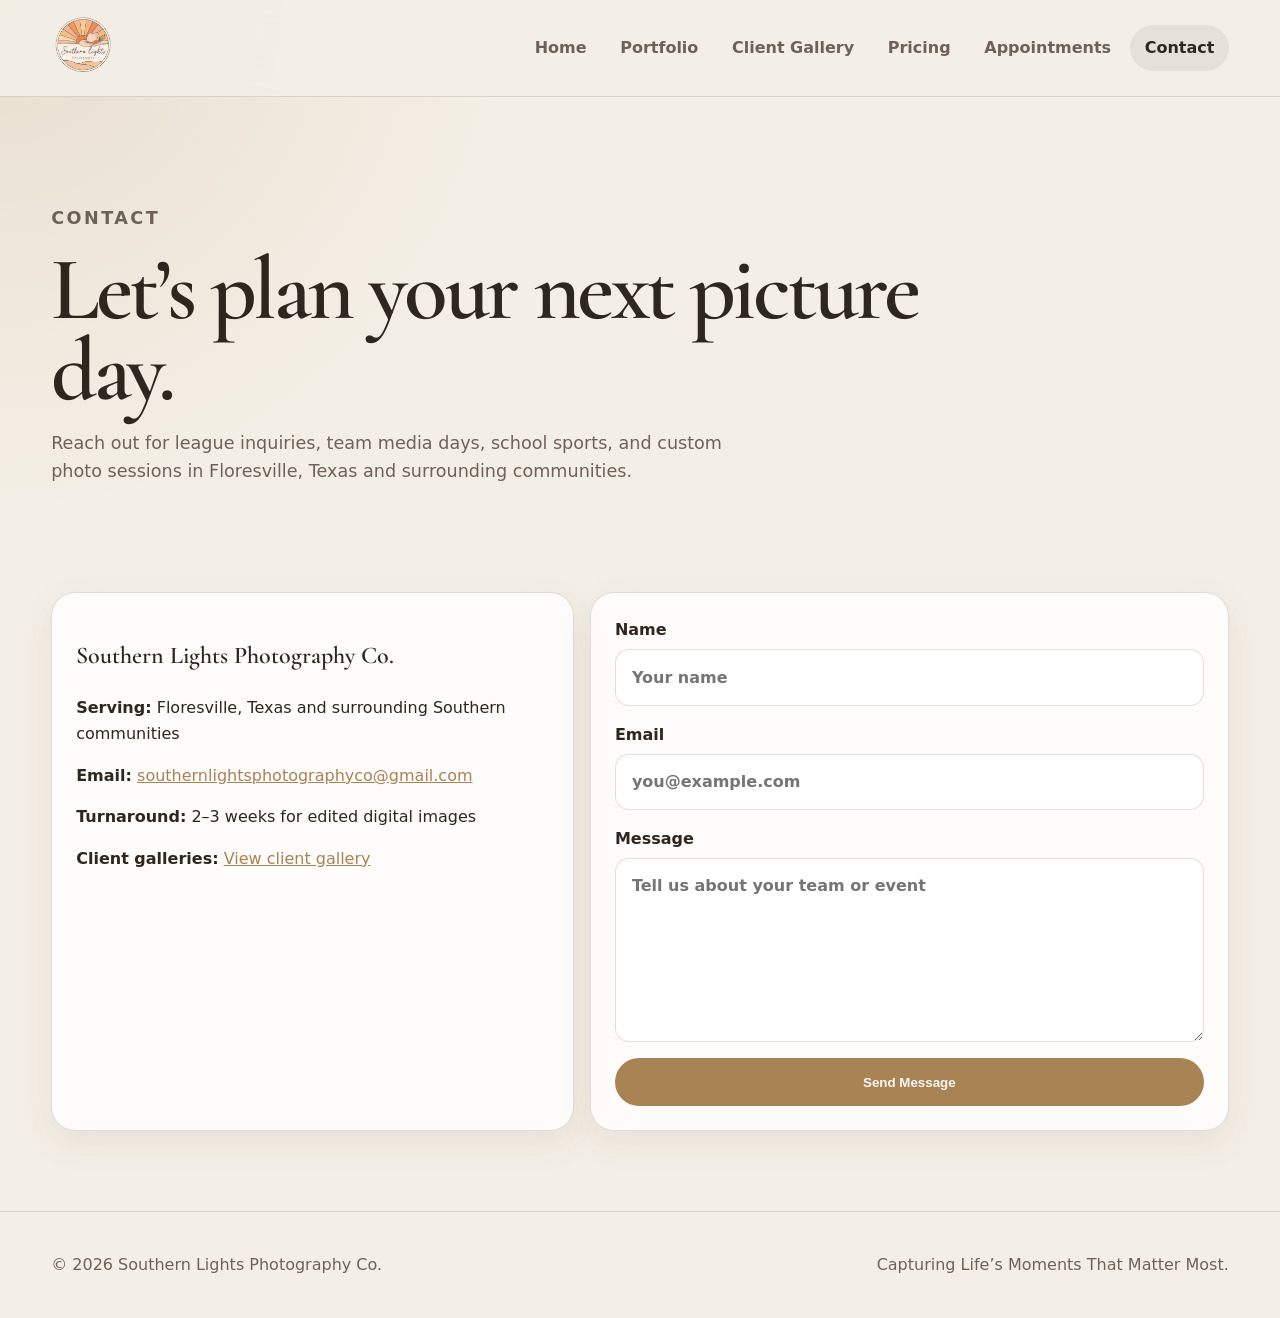
<file: contact.html>
<!DOCTYPE html>
<html lang="en">
<head>
  <meta charset="UTF-8" />
  <meta name="viewport" content="width=device-width, initial-scale=1.0" />
  <title>Contact Southern Lights Photography Co. | Floresville, TX</title>
  <meta name="description" content="Contact Southern Lights Photography Co. for league inquiries, team media days, school sports photography, and custom photo sessions in Floresville, Texas and surrounding South Texas communities." />
  <meta name="robots" content="index, follow" />
  <meta name="author" content="Southern Lights Photography Co." />
  <meta name="geo.region" content="US-TX" />
  <meta name="geo.placename" content="Floresville" />
  <link rel="canonical" href="https://cordovaf8.github.io/southern-lights-photography-site/contact.html" />
  <link rel="icon" href="assets/logo.png" type="image/png" />
  <link rel="apple-touch-icon" href="assets/logo.png" />
  <link rel="manifest" href="site.webmanifest" />
  <meta name="theme-color" content="#a88354" />
  <meta property="og:type" content="website" />
  <meta property="og:site_name" content="Southern Lights Photography Co." />
  <meta property="og:title" content="Contact Southern Lights Photography Co. | Floresville, TX" />
  <meta property="og:description" content="Get in touch for league media days, team photography, school sports sessions, and custom photography in Floresville, Texas." />
  <meta property="og:url" content="https://cordovaf8.github.io/southern-lights-photography-site/contact.html" />
  <meta property="og:image" content="https://images.unsplash.com/photo-1526232761682-d26e03ac148e?auto=format&fit=crop&w=1200&q=80" />
  <meta property="og:locale" content="en_US" />
  <meta name="twitter:card" content="summary_large_image" />
  <meta name="twitter:title" content="Contact Southern Lights Photography Co. | Floresville, TX" />
  <meta name="twitter:description" content="Contact us for league media days, team photography, and sports sessions in Floresville, Texas." />
  <link rel="stylesheet" href="styles.css" />
  <script type="application/ld+json">
  {
    "@context": "https://schema.org",
    "@graph": [
      {
        "@type": "ContactPage",
        "@id": "https://cordovaf8.github.io/southern-lights-photography-site/contact.html#webpage",
        "url": "https://cordovaf8.github.io/southern-lights-photography-site/contact.html",
        "name": "Contact Southern Lights Photography Co. | Floresville, TX",
        "description": "Contact page for sports and family photography inquiries in Floresville, Texas.",
        "isPartOf": { "@id": "https://cordovaf8.github.io/southern-lights-photography-site/#website" },
        "about": { "@id": "https://cordovaf8.github.io/southern-lights-photography-site/#business" },
        "inLanguage": "en-US"
      },
      {
        "@type": "BreadcrumbList",
        "itemListElement": [
          { "@type": "ListItem", "position": 1, "name": "Home", "item": "https://cordovaf8.github.io/southern-lights-photography-site/" },
          { "@type": "ListItem", "position": 2, "name": "Contact", "item": "https://cordovaf8.github.io/southern-lights-photography-site/contact.html" }
        ]
      },
      {
        "@type": ["LocalBusiness", "Photographer"],
        "@id": "https://cordovaf8.github.io/southern-lights-photography-site/#business",
        "name": "Southern Lights Photography Co.",
        "logo": "https://cordovaf8.github.io/southern-lights-photography-site/assets/logo.png",
        "email": "southernlightsphotographyco@gmail.com",
        "url": "https://cordovaf8.github.io/southern-lights-photography-site/",
        "address": {
          "@type": "PostalAddress",
          "addressLocality": "Floresville",
          "addressRegion": "TX",
          "addressCountry": "US"
        },
        "areaServed": ["Floresville", "South Texas"],
        "contactPoint": {
          "@type": "ContactPoint",
          "contactType": "customer service",
          "email": "southernlightsphotographyco@gmail.com",
          "availableLanguage": "English"
        }
      }
    ]
  }
  </script>
</head>
<body>
  <a class="skip-link" href="#main-content">Skip to main content</a>
  <header class="site-header">
    <a class="brand" href="index.html"><img class="brand-logo" src="assets/logo.png" alt="Southern Lights Photography Co." /></a>
    <button class="nav-toggle" aria-label="Toggle navigation">☰</button>
    <nav class="site-nav" aria-label="Primary navigation"><a href="index.html">Home</a><a href="portfolio.html">Portfolio</a><a href="https://southernlightsphotographyco.mypixieset.com/gallery-copy/" target="_blank" rel="noopener noreferrer">Client Gallery</a><a href="pricing.html">Pricing</a><a href="appointments.html">Appointments</a><a href="contact.html" class="active">Contact</a></nav>
  </header>

  <main id="main-content">
    <section class="page-hero small">
      <p class="eyebrow">Contact</p>
      <h1>Let’s plan your next picture day.</h1>
      <p>Reach out for league inquiries, team media days, school sports, and custom photo sessions in Floresville, Texas and surrounding communities.</p>
    </section>

    <section class="contact-layout">
      <div class="contact-card">
        <h2>Southern Lights Photography Co.</h2>
        <p><strong>Serving:</strong> Floresville, Texas and surrounding Southern communities</p>
        <p><strong>Email:</strong> <a href="mailto:southernlightsphotographyco@gmail.com">southernlightsphotographyco@gmail.com</a></p>
        <p><strong>Turnaround:</strong> 2–3 weeks for edited digital images</p>
        <p><strong>Client galleries:</strong> <a href="https://southernlightsphotographyco.mypixieset.com/gallery-copy/" target="_blank" rel="noopener noreferrer">View client gallery</a></p>
      </div>
      <form class="contact-form" action="https://formspree.io/f/xnjydeje" method="POST" aria-label="Contact form">
        <label>Name<input type="text" name="name" placeholder="Your name" autocomplete="name" required /></label>
        <label>Email<input type="email" name="email" placeholder="you@example.com" autocomplete="email" required /></label>
        <label>Message<textarea name="message" rows="6" placeholder="Tell us about your team or event" required></textarea></label>
        <button class="button primary" type="submit">Send Message</button>
      </form>
    </section>
  </main>

  <footer class="site-footer"><p>© <span id="year"></span> Southern Lights Photography Co.</p><p>Capturing Life’s Moments That Matter Most.</p></footer>
  <script src="script.js"></script>
</body>
</html>
</file>
<file: styles.css>
@import url('https://fonts.googleapis.com/css2?family=Cormorant+Garamond:wght@500;600;700&display=swap');

:root {
  --bg: #f4efe6;
  --panel: #fbf8f3;
  --panel-soft: #ebe3d6;
  --text: #2e2720;
  --muted: #6e6258;
  --accent: #a88354;
  --accent-2: #5c4a38;
  --accent-soft: #d4b896;
  --line: rgba(46, 39, 32, .14);
  --shadow: 0 24px 60px rgba(79, 55, 32, .12);
  --radius: 24px;
  --image-warm-filter: sepia(0.16) saturate(0.9) brightness(1.04) contrast(0.97);
}

* { box-sizing: border-box; }
html { scroll-behavior: smooth; }
body {
  margin: 0;
  font-family: Inter, ui-sans-serif, system-ui, -apple-system, BlinkMacSystemFont, "Segoe UI", sans-serif;
  background: radial-gradient(circle at top left, rgba(168, 131, 84, .16), transparent 32rem), var(--bg);
  color: var(--text);
  line-height: 1.6;
}

a { color: inherit; }
img { max-width: 100%; display: block; height: auto; }

.skip-link {
  position: absolute;
  left: -9999px;
  top: 1rem;
  z-index: 100;
  padding: .75rem 1rem;
  background: var(--accent);
  color: #fbf8f3;
  font-weight: 800;
  text-decoration: none;
  border-radius: 999px;
}
.skip-link:focus { left: 1rem; }

.site-header {
  position: sticky;
  top: 0;
  z-index: 50;
  display: flex;
  align-items: center;
  justify-content: space-between;
  padding: 1rem clamp(1rem, 4vw, 4rem);
  background: rgba(244, 239, 230, .92);
  backdrop-filter: blur(16px);
  border-bottom: 1px solid var(--line);
}
.brand {
  display: flex;
  align-items: center;
  gap: .75rem;
  text-decoration: none;
}
.brand-logo {
  display: block;
  height: clamp(48px, 7vw, 64px);
  width: clamp(48px, 7vw, 64px);
  border-radius: 50%;
  object-fit: cover;
  flex-shrink: 0;
}
.site-nav { display: flex; align-items: center; gap: .3rem; }
.site-nav a {
  padding: .65rem .9rem;
  border-radius: 999px;
  color: var(--muted);
  text-decoration: none;
  font-weight: 700;
}
.site-nav a:hover, .site-nav a.active { color: var(--text); background: rgba(46, 39, 32, .07); }
.nav-toggle { display: none; background: none; border: 0; color: var(--text); font-size: 1.8rem; }

.hero {
  display: grid;
  grid-template-columns: 1fr 1fr;
  gap: clamp(2rem, 5vw, 5rem);
  align-items: start;
  padding: clamp(1.25rem, 2.5vw, 2rem) clamp(1rem, 4vw, 4rem) clamp(3rem, 5vw, 4.5rem);
}
.hero h1, .page-hero h1 {
  font-family: "Cormorant Garamond", Georgia, "Times New Roman", serif;
  font-size: clamp(3rem, 7vw, 6.6rem);
  line-height: .9;
  letter-spacing: -.04em;
  margin: .2rem 0 1rem;
  font-weight: 600;
}
.hero-copy, .page-hero p { color: var(--muted); font-size: 1.1rem; max-width: 680px; }
.eyebrow { color: var(--accent); text-transform: uppercase; letter-spacing: .14em; font-weight: 900; font-size: .78rem; }
.hero-actions { display: flex; flex-wrap: wrap; gap: 1rem; margin-top: 2rem; }
.button {
  display: inline-flex;
  align-items: center;
  justify-content: center;
  min-height: 48px;
  padding: .85rem 1.2rem;
  border-radius: 999px;
  font-weight: 900;
  text-decoration: none;
  border: 1px solid transparent;
  cursor: pointer;
}
.button.primary { background: var(--accent); color: #fbf8f3; }
.button.secondary { background: rgba(255,255,255,.72); border-color: var(--line); color: var(--text); }
.hero-card { position: relative; }
.hero-card img, .page-hero img {
  border-radius: var(--radius);
  box-shadow: var(--shadow);
  aspect-ratio: 4 / 5;
  object-fit: cover;
  filter: var(--image-warm-filter);
}
.floating-card {
  position: absolute;
  left: -1.2rem;
  bottom: 1.5rem;
  width: min(280px, 80%);
  padding: 1rem;
  border: 1px solid var(--line);
  background: rgba(251, 248, 243, .94);
  backdrop-filter: blur(12px);
  border-radius: 18px;
  box-shadow: var(--shadow);
}
.floating-card strong, .floating-card span { display: block; }
.floating-card span { color: var(--muted); font-size: .92rem; }

.section { padding: clamp(3rem, 6vw, 6rem) clamp(1rem, 4vw, 4rem); }
.section-heading { max-width: 760px; margin-bottom: 2rem; }
.section h2, .section-heading h2 {
  font-family: "Cormorant Garamond", Georgia, "Times New Roman", serif;
  font-size: clamp(2rem, 4vw, 4rem);
  line-height: 1;
  letter-spacing: -.03em;
  margin: 0 0 1rem;
  font-weight: 600;
}
.cards.three { display: grid; grid-template-columns: repeat(3, 1fr); gap: 1.2rem; }
.card, .price-card, .contact-card, .booking-card, .contact-form {
  background: rgba(255, 255, 255, .78);
  border: 1px solid var(--line);
  border-radius: var(--radius);
  overflow: hidden;
  box-shadow: 0 12px 35px rgba(79, 55, 32, .08);
}
.card img { height: 260px; width: 100%; object-fit: cover; filter: var(--image-warm-filter); }
.card h3, .card p { padding: 0 1.2rem; }
.card h3 { margin: 1.2rem 0 .2rem; font-size: 1.35rem; font-family: "Cormorant Garamond", Georgia, "Times New Roman", serif; font-weight: 600; }
.card p { color: var(--muted); margin-bottom: 1.4rem; }
.split { display: grid; grid-template-columns: 1fr 1fr; gap: 2rem; align-items: center; }
.dark-panel { background: linear-gradient(135deg, rgba(168, 131, 84, .12), rgba(255, 255, 255, .55)); border-top: 1px solid var(--line); border-bottom: 1px solid var(--line); }
.feature-list { display: grid; gap: 1rem; }
.feature-list div { padding: 1.2rem; background: rgba(255, 255, 255, .62); border: 1px solid var(--line); border-radius: 18px; }
.feature-list strong, .feature-list span { display: block; }
.feature-list span { color: var(--muted); }
.cta { text-align: center; max-width: 850px; margin: auto; }
.cta p { color: var(--muted); }

.page-hero { padding: clamp(3rem, 7vw, 6rem) clamp(1rem, 4vw, 4rem); }
.page-hero.small { max-width: 980px; }
.booking-hero { display: grid; grid-template-columns: 1.1fr .9fr; gap: 2rem; align-items: center; }
.booking-hero h1 {
  font-family: "Cormorant Garamond", Georgia, "Times New Roman", serif;
  font-size: clamp(2.5rem, 5vw, 5.2rem);
  font-weight: 600;
}
.booking-card h2 {
  font-family: "Cormorant Garamond", Georgia, "Times New Roman", serif;
  font-weight: 600;
}
.booking-hero img { aspect-ratio: 16 / 10; filter: var(--image-warm-filter); }
.gallery { padding: 0 clamp(1rem, 4vw, 4rem) 5rem; columns: 3 280px; column-gap: 1rem; }
.gallery img { width: 100%; margin: 0 0 1rem; border-radius: 20px; break-inside: avoid; border: 1px solid var(--line); filter: var(--image-warm-filter); }
.pricing-grid { padding: 0 clamp(1rem, 4vw, 4rem); display: grid; grid-template-columns: repeat(4, 1fr); gap: 1rem; align-items: start; }
.price-card {
  padding: 1.4rem;
  position: relative;
  cursor: pointer;
  transition: border-color .2s ease, box-shadow .2s ease, transform .2s ease;
}
.price-card:hover { border-color: rgba(46, 39, 32, .24); }
.price-card.is-expanded {
  border-color: rgba(168, 131, 84, .55);
  box-shadow: var(--shadow);
  transform: translateY(-2px);
}
.price-card.popular { border-color: rgba(168, 131, 84, .65); box-shadow: 0 0 0 1px rgba(168, 131, 84, .18), var(--shadow); }
.price-card.popular.is-expanded { border-color: rgba(168, 131, 84, .85); }
.price-card h2, .contact-card h2 {
  font-family: "Cormorant Garamond", Georgia, "Times New Roman", serif;
  font-weight: 600;
}
.price { font-size: 3rem; font-weight: 950; margin: .3rem 0; }
.price-card-teaser { color: var(--muted); margin: 0 0 .75rem; }
.price-card ul { padding-left: 1.1rem; color: var(--muted); margin: 0; }
.price-card-hint {
  margin: 1rem 0 0;
  font-size: .78rem;
  color: var(--accent);
  font-weight: 800;
  text-transform: uppercase;
  letter-spacing: .08em;
}
.price-card.is-expanded .price-card-hint { display: none; }
.price-card-examples {
  display: grid;
  grid-template-rows: 0fr;
  transition: grid-template-rows .25s ease;
}
.price-card.is-expanded .price-card-examples { grid-template-rows: 1fr; }
.price-card-examples-inner { overflow: hidden; }
.preview-eyebrow {
  margin: 1rem 0 .75rem;
  font-size: .78rem;
  text-transform: uppercase;
  letter-spacing: .14em;
  color: var(--accent);
  font-weight: 900;
}
.price-example-grid {
  display: grid;
  grid-template-columns: repeat(2, 1fr);
  gap: .75rem;
}
.price-card.is-expanded .price-example-grid {
  grid-template-columns: repeat(auto-fit, minmax(88px, 1fr));
}
.price-example-grid figure { margin: 0; }
.price-example-grid img {
  width: 100%;
  aspect-ratio: 3 / 4;
  object-fit: cover;
  border-radius: 12px;
  border: 1px solid var(--line);
  filter: var(--image-warm-filter);
}
.price-example-grid figcaption {
  margin-top: .35rem;
  font-size: .72rem;
  line-height: 1.3;
  color: var(--muted);
  text-align: center;
}
.badge { position: absolute; top: 1rem; right: 1rem; color: #fbf8f3; background: var(--accent); padding: .25rem .7rem; border-radius: 999px; font-weight: 900; font-size: .8rem; }
.addons { text-align: center; }
.addon-list { display: flex; flex-wrap: wrap; justify-content: center; gap: .8rem; margin: 1.5rem 0 2rem; }
.addon-list span { padding: .75rem 1rem; border: 1px solid var(--line); border-radius: 999px; background: rgba(255, 255, 255, .62); }
.booking-section { padding-top: 0; padding-bottom: clamp(4rem, 8vw, 7rem); }
.booking-card {
  max-width: 720px;
  margin: auto;
  padding: clamp(2rem, 5vw, 3.5rem);
  text-align: center;
}
.booking-card h2 { margin-bottom: 1rem; }
.muted { color: var(--muted); }
.booking-card .muted { max-width: 520px; margin: 0 auto; }
.booking-actions {
  display: flex;
  justify-content: center;
  margin-top: 2rem;
}
.booking-actions .button {
  min-height: 52px;
  padding: .95rem 2.25rem;
  font-size: 1rem;
  letter-spacing: .04em;
  text-transform: uppercase;
}
.contact-layout { padding: 0 clamp(1rem, 4vw, 4rem) 5rem; display: grid; grid-template-columns: .9fr 1.1fr; gap: 1rem; }
.contact-card, .contact-form { padding: 1.5rem; }
.contact-card a { color: var(--accent); }
.contact-form { display: grid; gap: 1rem; }
.contact-form label { display: grid; gap: .4rem; font-weight: 800; }
.contact-form input, .contact-form textarea {
  width: 100%;
  border: 1px solid var(--line);
  border-radius: 14px;
  padding: .9rem 1rem;
  background: rgba(255, 255, 255, .88);
  color: var(--text);
  font: inherit;
}
.site-footer { display: flex; flex-wrap: wrap; justify-content: space-between; gap: 1rem; padding: 1.5rem clamp(1rem, 4vw, 4rem); border-top: 1px solid var(--line); color: var(--muted); }
.footer-location { width: 100%; margin: 0; font-size: .95rem; }

@media (max-width: 900px) {
  .hero, .split, .booking-hero, .contact-layout { grid-template-columns: 1fr; }
  .cards.three, .pricing-grid { grid-template-columns: 1fr 1fr; }
  .brand-logo {
    height: 44px;
    width: 44px;
  }
  .site-nav {
    display: none;
    position: absolute;
    top: 78px;
    left: 1rem;
    right: 1rem;
    flex-direction: column;
    align-items: stretch;
    background: var(--panel);
    padding: 1rem;
    border: 1px solid var(--line);
    border-radius: 18px;
  }
  .site-nav.open { display: flex; }
  .nav-toggle { display: block; }
}
@media (max-width: 560px) {
  .cards.three, .pricing-grid { grid-template-columns: 1fr; }
  .hero h1, .page-hero h1 { font-size: 3.1rem; }
  .floating-card { left: .8rem; }
}
</file>
